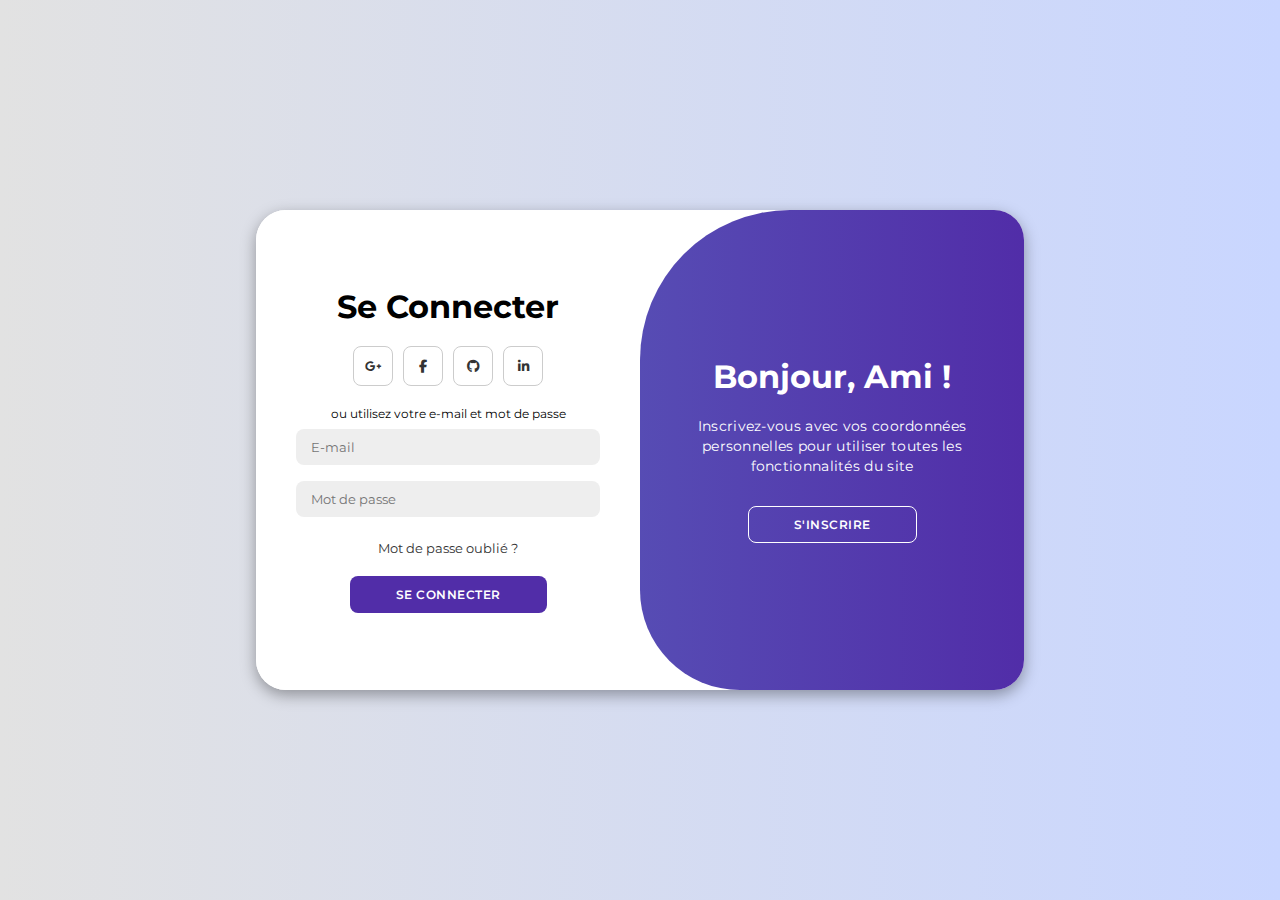
<file: AuthHtmlJs/index.html>
<!DOCTYPE html>
<html lang="fr">

<head>
    <meta charset="UTF-8">
    <meta name="viewport" content="width=device-width, initial-scale=1.0">
    <link rel="stylesheet" href="https://cdnjs.cloudflare.com/ajax/libs/font-awesome/6.4.2/css/all.min.css">
    <link rel="stylesheet" href="style.css">
    <title>Page de Connexion Moderne </title>
</head>

<body>

    <div class="container" id="container">
        <div class="form-container sign-up">
            <form>
                <h1>Créer un Compte</h1>
                <div class="social-icons">
                    <a href="#" class="icon"><i class="fa-brands fa-google-plus-g"></i></a>
                    <a href="#" class="icon"><i class="fa-brands fa-facebook-f"></i></a>
                    <a href="#" class="icon"><i class="fa-brands fa-github"></i></a>
                    <a href="#" class="icon"><i class="fa-brands fa-linkedin-in"></i></a>
                </div>
                <span>ou utilisez votre e-mail pour vous inscrire</span>
                <input type="text" placeholder="Nom">
                <input type="email" placeholder="E-mail">
                <input type="password" placeholder="Mot de passe">
                <button>S'inscrire</button>
            </form>
        </div>
        <div class="form-container sign-in">
            <form>
                <h1>Se Connecter</h1>
                <div class="social-icons">
                    <a href="#" class="icon"><i class="fa-brands fa-google-plus-g"></i></a>
                    <a href="#" class="icon"><i class="fa-brands fa-facebook-f"></i></a>
                    <a href="#" class="icon"><i class="fa-brands fa-github"></i></a>
                    <a href="#" class="icon"><i class="fa-brands fa-linkedin-in"></i></a>
                </div>
                <span>ou utilisez votre e-mail et mot de passe</span>
                <input type="email" placeholder="E-mail">
                <input type="password" placeholder="Mot de passe">
                <a href="#">Mot de passe oublié ?</a>
                <button>Se Connecter</button>
            </form>
        </div>
        <div class="toggle-container">
            <div class="toggle">
                <div class="toggle-panel toggle-left">
                    <h1>De Retour !</h1>
                    <p>Entrez vos coordonnées personnelles pour utiliser toutes les fonctionnalités du site</p>
                    <button class="hidden" id="login">Se Connecter</button>
                </div>
                <div class="toggle-panel toggle-right">
                    <h1>Bonjour, Ami !</h1>
                    <p>Inscrivez-vous avec vos coordonnées personnelles pour utiliser toutes les fonctionnalités du site</p>
                    <button class="hidden" id="register">S'inscrire</button>
                </div>
            </div>
        </div>
    </div>

    <script src="script.js"></script>
</body>

</html>
</file>
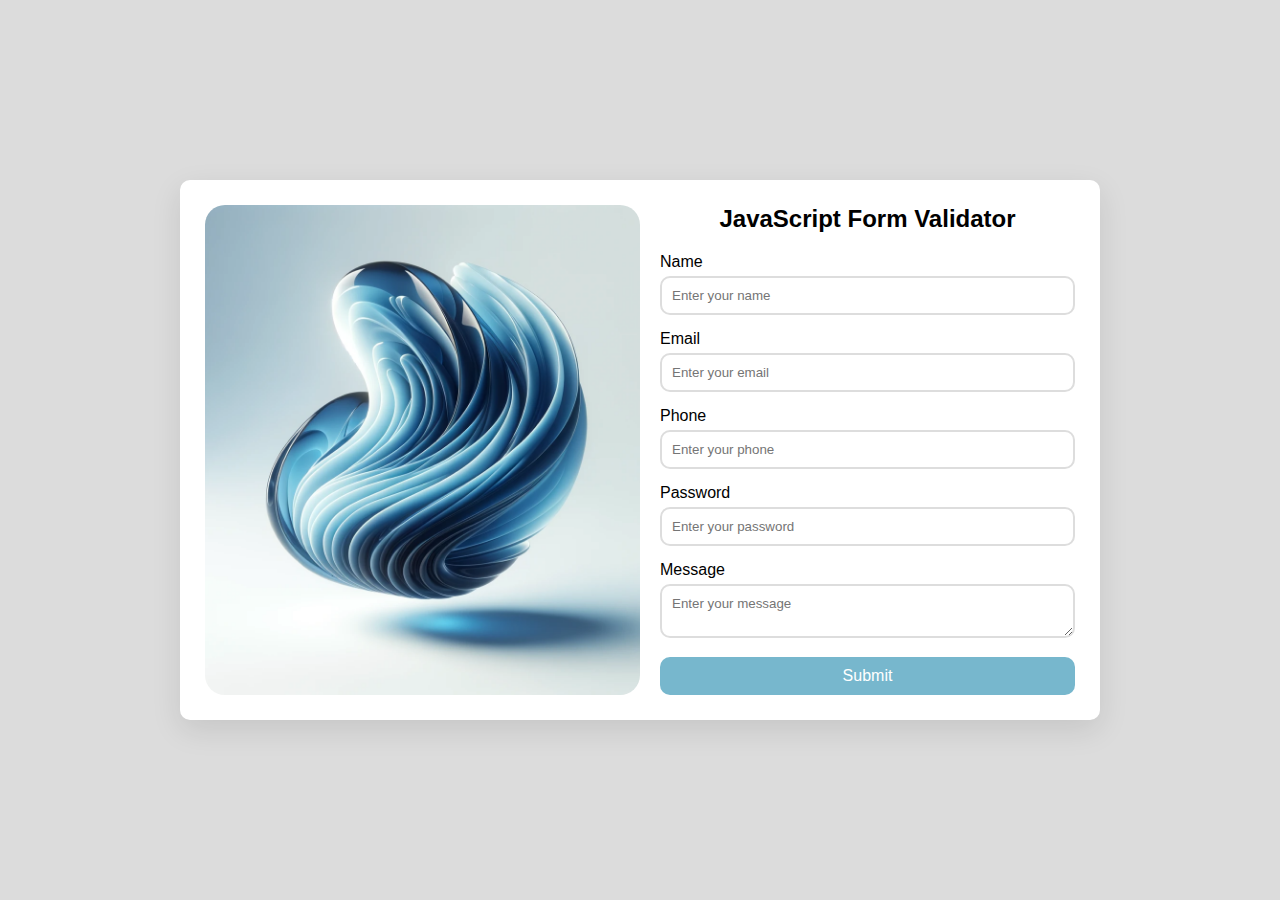
<file: FormValidation/index.html>
<!DOCTYPE html>
<html lang="en">
<head>
    <meta charset="UTF-8">
    <meta name="viewport" content="width=device-width, initial-scale=1.0">
    <link rel="stylesheet" href="https://cdnjs.cloudflare.com/ajax/libs/font-awesome/6.5.1/css/all.min.css">
    <link rel="stylesheet" href="style.css">
    <title>JavaScript Form Validation</title>
</head>
<body>
    
    <div class="container">
        <img src="bg.png">
        <form action="" class="mainForm" novalidate>
            <h2>JavaScript Form Validator</h2>
            <div class="form-control">
                <label for="name">Name</label>
                <input type="text" id="name"
                 placeholder="Enter your name" 
                 autocomplete="off">
                <i class="icone"></i>
            </div>

            <div class="form-control">
                <label for="email">Email</label>
                <input type="email" id="email"
                 placeholder="Enter your email"
                  autocomplete="off">
                  <i class="icone"></i>
            </div>

            <div class="form-control">
                <label for="phone">Phone</label>
                <input type="tel" id="phone"
                 placeholder="Enter your phone"
                  autocomplete="off">
                  <i class="icone"></i>
            </div>

            <div class="form-control">
                <label for="password">Password</label>
                <input type="password" id="password"
                 placeholder="Enter your password"
                  autocomplete="off">
                  <i class="icone"></i>
            </div>

            <div class="form-control">
                <label for="message">Message</label>
                <textarea id="message"
                 placeholder="Enter your message"></textarea>
                  <i class="icone"></i>
            </div>

            <button type="submit">Submit</button>

        </form>
    </div>

    <div id="successModal" class="modal">
        <div class="modal-content">
            <span class="close-button">&times;</span>
            <h2>Success!</h2>
            <p>Your form has been submitted succesfully.</p>
        </div>
    </div>


    <script src="script.js"></script>
</body>
</html>
</file>
<file: AuthHtmlJs/style.css>
@import url('https://fonts.googleapis.com/css2?family=Montserrat:wght@300;400;500;600;700&display=swap');

*{
    margin: 0;
    padding: 0;
    box-sizing: border-box;
    font-family: 'Montserrat', sans-serif;
}

body{
    background-color: #c9d6ff;
    background: linear-gradient(to right, #e2e2e2, #c9d6ff);
    display: flex;
    align-items: center;
    justify-content: center;
    flex-direction: column;
    height: 100vh;
}

.container{
    background-color: #fff;
    border-radius: 30px;
    box-shadow: 0 5px 15px rgba(0, 0, 0, 0.35);
    position: relative;
    overflow: hidden;
    width: 768px;
    max-width: 100%;
    min-height: 480px;
}

.container p{
    font-size: 14px;
    line-height: 20px;
    letter-spacing: 0.3px;
    margin: 20px 0;
}

.container span{
    font-size: 12px;
}

.container a{
    color: #333;
    font-size: 13px;
    text-decoration: none;
    margin: 15px 0 10px;
}

.container button{
    background-color: #512da8;
    color: #fff;
    font-size: 12px;
    padding: 10px 45px;
    border: 1px solid transparent;
    border-radius: 8px;
    font-weight: 600;
    letter-spacing: 0.5px;
    text-transform: uppercase;
    margin-top: 10px;
    cursor: pointer;
}

.container button.hidden{
    background-color: transparent;
    border-color: #fff;
}

.container form{
    background-color: #fff;
    display: flex;
    align-items: center;
    justify-content: center;
    flex-direction: column;
    padding: 0 40px;
    height: 100%;
}

.container input{
    background-color: #eee;
    border: none;
    margin: 8px 0;
    padding: 10px 15px;
    font-size: 13px;
    border-radius: 8px;
    width: 100%;
    outline: none;
}

.form-container{
    position: absolute;
    top: 0;
    height: 100%;
    transition: all 0.6s ease-in-out;
}

.sign-in{
    left: 0;
    width: 50%;
    z-index: 2;
}

.container.active .sign-in{
    transform: translateX(100%);
}

.sign-up{
    left: 0;
    width: 50%;
    opacity: 0;
    z-index: 1;
}

.container.active .sign-up{
    transform: translateX(100%);
    opacity: 1;
    z-index: 5;
    animation: move 0.6s;
}

@keyframes move{
    0%, 49.99%{
        opacity: 0;
        z-index: 1;
    }
    50%, 100%{
        opacity: 1;
        z-index: 5;
    }
}

.social-icons{
    margin: 20px 0;
}

.social-icons a{
    border: 1px solid #ccc;
    border-radius: 20%;
    display: inline-flex;
    justify-content: center;
    align-items: center;
    margin: 0 3px;
    width: 40px;
    height: 40px;
}

.toggle-container{
    position: absolute;
    top: 0;
    left: 50%;
    width: 50%;
    height: 100%;
    overflow: hidden;
    transition: all 0.6s ease-in-out;
    border-radius: 150px 0 0 100px;
    z-index: 1000;
}

.container.active .toggle-container{
    transform: translateX(-100%);
    border-radius: 0 150px 100px 0;
}

.toggle{
    background-color: #512da8;
    height: 100%;
    background: linear-gradient(to right, #5c6bc0, #512da8);
    color: #fff;
    position: relative;
    left: -100%;
    height: 100%;
    width: 200%;
    transform: translateX(0);
    transition: all 0.6s ease-in-out;
}

.container.active .toggle{
    transform: translateX(50%);
}

.toggle-panel{
    position: absolute;
    width: 50%;
    height: 100%;
    display: flex;
    align-items: center;
    justify-content: center;
    flex-direction: column;
    padding: 0 30px;
    text-align: center;
    top: 0;
    transform: translateX(0);
    transition: all 0.6s ease-in-out;
}

.toggle-left{
    transform: translateX(-200%);
}

.container.active .toggle-left{
    transform: translateX(0);
}

.toggle-right{
    right: 0;
    transform: translateX(0);
}

.container.active .toggle-right{
    transform: translateX(200%);
}
</file>
<file: FormValidation/style.css>
*{
    margin: 0;
    padding: 0;
    box-sizing: border-box;
    font-family: 'Segoe UI', sans-serif;
}

body{
    background-color: #dcdcdc;
    display: flex;
    align-items: center;
    justify-content: center;
    height: 100vh;
    padding: 0, 20px;
}

.container {
    display: flex;
    gap: 20px;
    background-color: #fff;
    width: 100%;
    max-width: 920px;
    padding: 25px;
    border-radius: 10px;
    box-shadow: 0 10px 30px rgba(0, 0, 0, 0.1);
}

.container img{
    width: 50%;
    border-radius: 20px;
    object-fit: cover;
}

.container form{
    width: 50%;
}

form h2{
    text-align: center;
    margin-bottom: 20px;
}

.form-control{
    position: relative;
    margin-bottom: 15px;
}

.form-control label{
    display: block;
    margin-bottom: 5px;
}

.form-control input,
.form-control textarea{
    width: 100%;
    padding: 10px;
    padding-right: 40px;
    border: 2px solid #ddd;
    border-radius: 10px;
    outline: none;
}

button{
    width: 100%;
    border: none;
    padding: 10px;
    background-color: #77b7cd;
    color: #fff;
    border-radius: 10px;
    cursor: pointer;
    font-size: 16px;
    transition: all 0.3s ease;
}

button:hover{
    background-color: #295580;
}

.modal{
    display: none;
}

@media screen and (max-width: 920px) {
    
    .container img{
        display: none;
    }

    .container form{
        width: 100%;
    }

}
</file>
